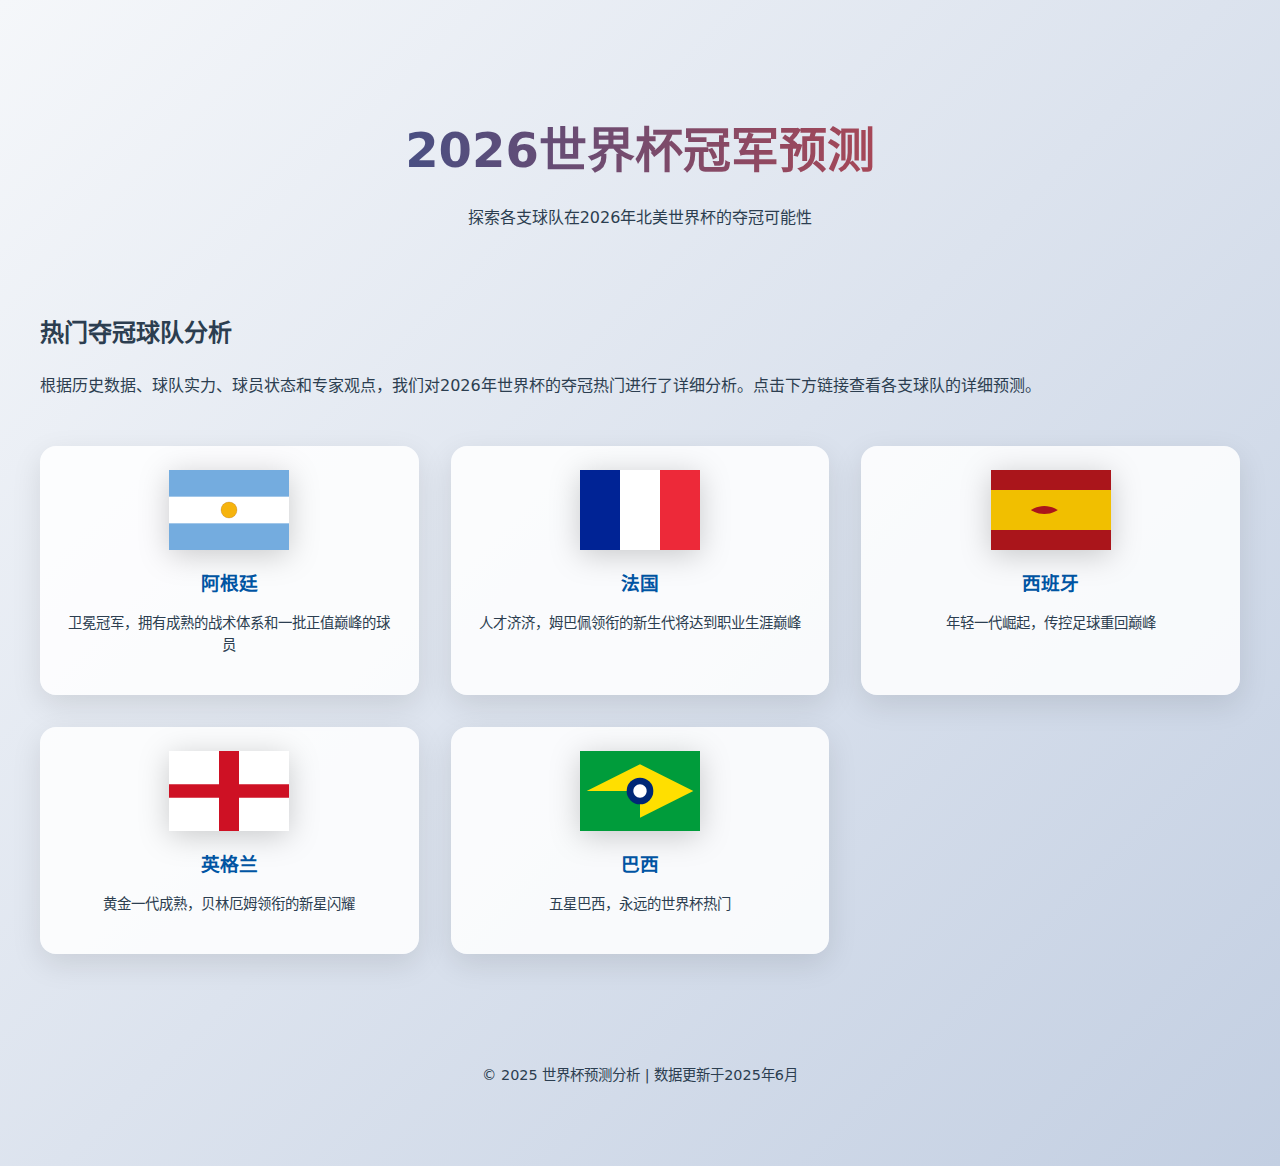
<file: index.html>
<!DOCTYPE html>
<html lang="zh-CN">
<head>
    <meta charset="UTF-8">
    <meta name="viewport" content="width=device-width, initial-scale=1.0">
    <title>2026世界杯冠军预测</title>
    <link rel="stylesheet" href="css/styles.css">
    <style>
        .predictions-grid {
            display: grid;
            grid-template-columns: repeat(auto-fill, minmax(280px, 1fr));
            gap: 2rem;
            margin-top: 3rem;
        }
        
        .prediction-link {
            background: var(--light-bg);
            border-radius: 16px;
            padding: 1.5rem;
            text-align: center;
            box-shadow: 0 10px 30px rgba(0,0,0,0.1);
            transition: transform 0.3s ease, box-shadow 0.3s ease;
            text-decoration: none;
            color: var(--text-color);
        }
        
        .prediction-link:hover {
            transform: translateY(-10px);
            box-shadow: 0 15px 35px rgba(0,0,0,0.15);
        }
        
        .prediction-link img {
            width: 120px;
            height: auto;
            margin: 0 auto 1rem;
            display: block;
            filter: drop-shadow(0 5px 15px rgba(0,0,0,0.2));
        }
        
        .prediction-link h3 {
            margin-bottom: 0.5rem;
            color: var(--primary-color);
        }
        
        .prediction-link p {
            font-size: 0.9rem;
            line-height: 1.5;
        }
    </style>
</head>
<body>
    <div class="container">
        <header>
            <h1>2026世界杯冠军预测</h1>
            <p>探索各支球队在2026年北美世界杯的夺冠可能性</p>
        </header>

        <section>
            <h2>热门夺冠球队分析</h2>
            <p>根据历史数据、球队实力、球员状态和专家观点，我们对2026年世界杯的夺冠热门进行了详细分析。点击下方链接查看各支球队的详细预测。</p>
            
            <div class="predictions-grid">
                <a href="argentina-prediction.html" class="prediction-link">
                    <img src="img/argentina-flag.svg" alt="阿根廷国旗">
                    <h3>阿根廷</h3>
                    <p>卫冕冠军，拥有成熟的战术体系和一批正值巅峰的球员</p>
                </a>
                
                <a href="prediction.html" class="prediction-link">
                    <img src="img/france-flag.svg" alt="法国国旗">
                    <h3>法国</h3>
                    <p>人才济济，姆巴佩领衔的新生代将达到职业生涯巅峰</p>
                </a>
                
                <a href="#" class="prediction-link">
                    <img src="img/spain-flag.svg" alt="西班牙国旗">
                    <h3>西班牙</h3>
                    <p>年轻一代崛起，传控足球重回巅峰</p>
                </a>
                
                <a href="#" class="prediction-link">
                    <img src="img/england-flag.svg" alt="英格兰国旗">
                    <h3>英格兰</h3>
                    <p>黄金一代成熟，贝林厄姆领衔的新星闪耀</p>
                </a>
                
                <a href="#" class="prediction-link">
                    <img src="img/brazil-flag.svg" alt="巴西国旗">
                    <h3>巴西</h3>
                    <p>五星巴西，永远的世界杯热门</p>
                </a>
            </div>
        </section>

        <footer>
            <p>© 2025 世界杯预测分析 | 数据更新于2025年6月</p>
        </footer>
    </div>
</body>
</html>
</file>
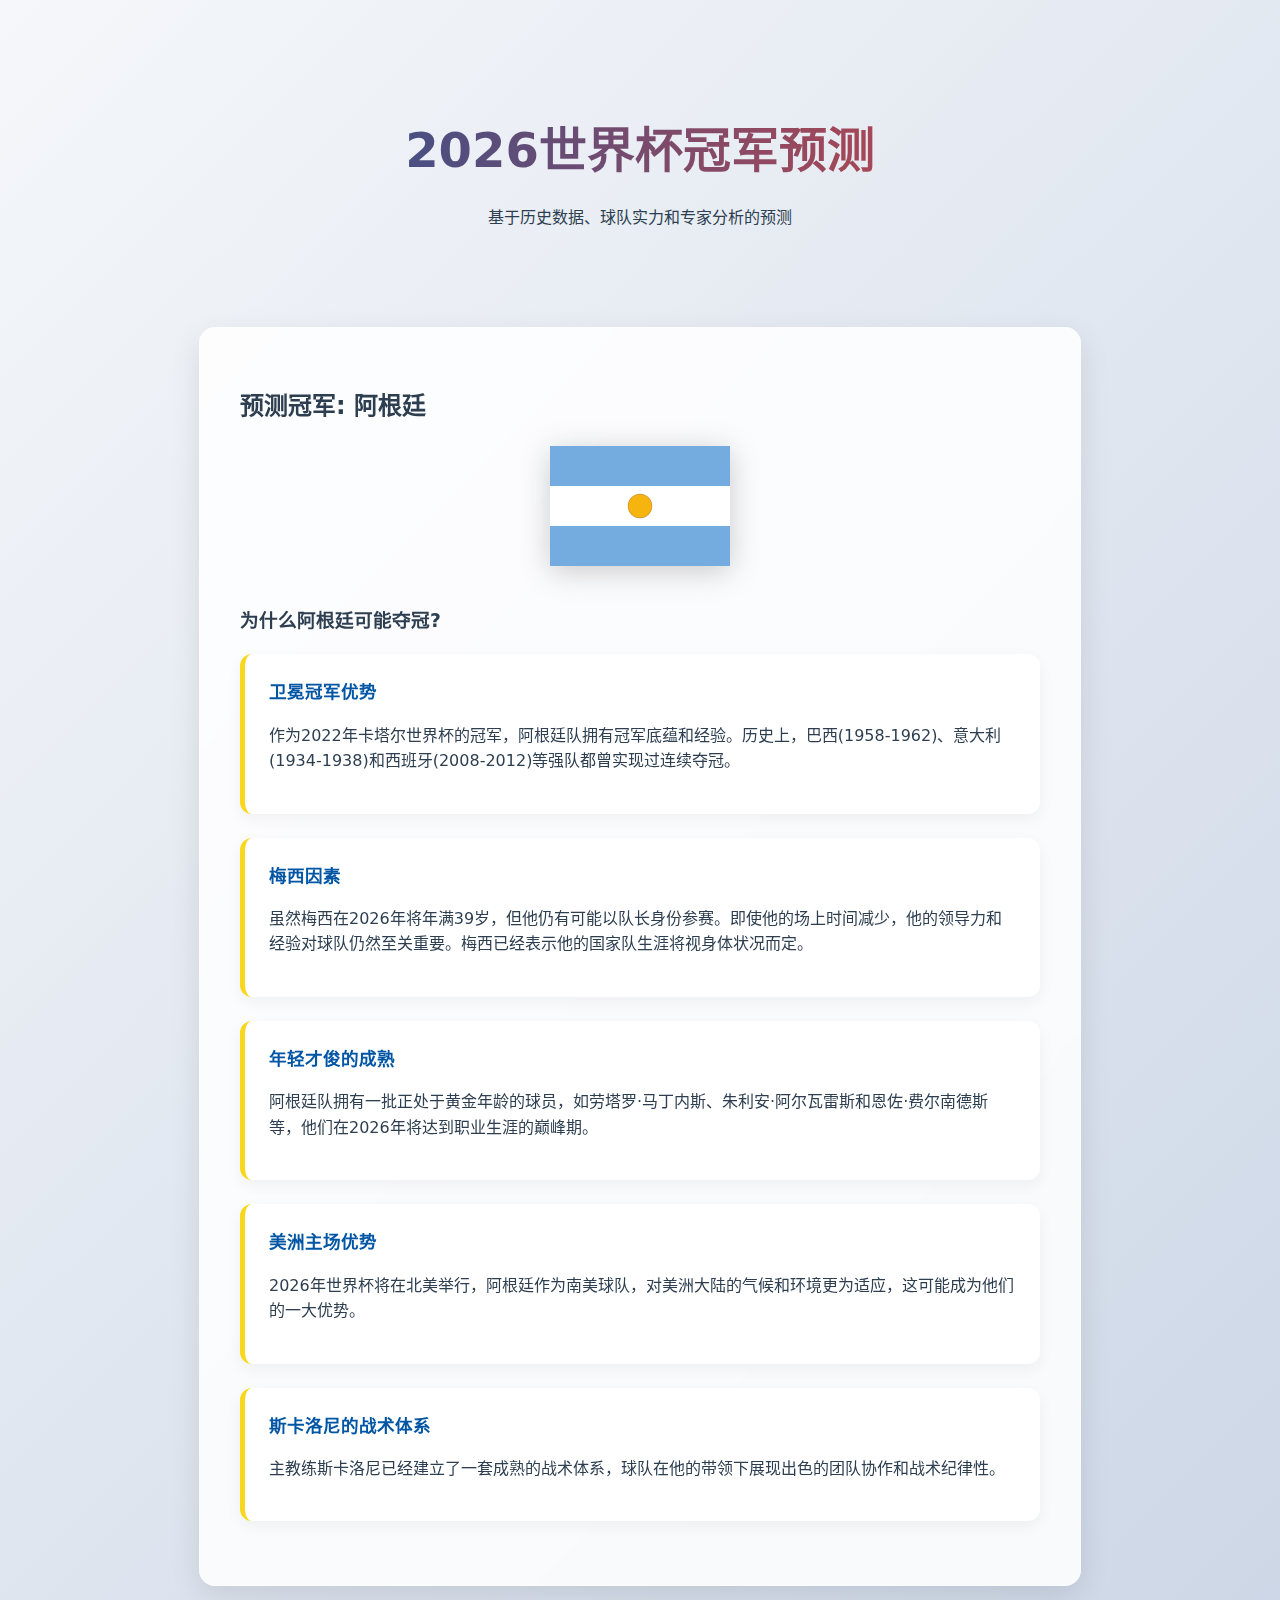
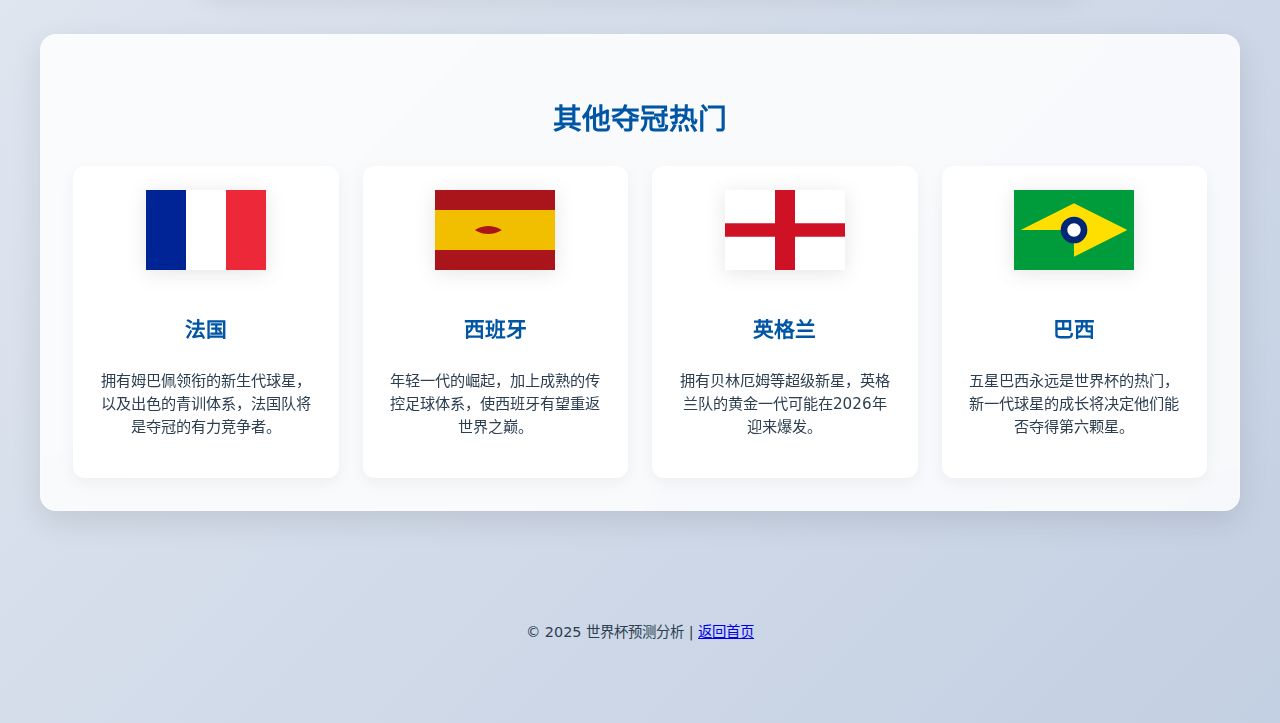
<file: argentina-prediction.html>
<!DOCTYPE html>
<html lang="zh-CN">
<head>
    <meta charset="UTF-8">
    <meta name="viewport" content="width=device-width, initial-scale=1.0">
    <title>2026世界杯冠军预测 - 阿根廷</title>
    <link rel="stylesheet" href="css/styles.css">
    <link rel="stylesheet" href="css/contenders.css">
</head>
<body>
    <div class="container">
        <header>
            <h1>2026世界杯冠军预测</h1>
            <p>基于历史数据、球队实力和专家分析的预测</p>
        </header>

        <div class="prediction-card">
            <h2>预测冠军: 阿根廷</h2>
            <img src="img/argentina-flag.svg" alt="阿根廷国旗" class="team-flag">
            
            <div class="reasons">
                <h3>为什么阿根廷可能夺冠?</h3>
                
                <div class="reason-item">
                    <strong>卫冕冠军优势</strong>
                    <p>作为2022年卡塔尔世界杯的冠军，阿根廷队拥有冠军底蕴和经验。历史上，巴西(1958-1962)、意大利(1934-1938)和西班牙(2008-2012)等强队都曾实现过连续夺冠。</p>
                </div>
                
                <div class="reason-item">
                    <strong>梅西因素</strong>
                    <p>虽然梅西在2026年将年满39岁，但他仍有可能以队长身份参赛。即使他的场上时间减少，他的领导力和经验对球队仍然至关重要。梅西已经表示他的国家队生涯将视身体状况而定。</p>
                </div>
                
                <div class="reason-item">
                    <strong>年轻才俊的成熟</strong>
                    <p>阿根廷队拥有一批正处于黄金年龄的球员，如劳塔罗·马丁内斯、朱利安·阿尔瓦雷斯和恩佐·费尔南德斯等，他们在2026年将达到职业生涯的巅峰期。</p>
                </div>
                
                <div class="reason-item">
                    <strong>美洲主场优势</strong>
                    <p>2026年世界杯将在北美举行，阿根廷作为南美球队，对美洲大陆的气候和环境更为适应，这可能成为他们的一大优势。</p>
                </div>
                
                <div class="reason-item">
                    <strong>斯卡洛尼的战术体系</strong>
                    <p>主教练斯卡洛尼已经建立了一套成熟的战术体系，球队在他的带领下展现出色的团队协作和战术纪律性。</p>
                </div>
            </div>
        </div>

        <div class="other-contenders">
            <h3>其他夺冠热门</h3>
            <div class="contender-grid">
                <div class="contender-item">
                    <img src="img/france-flag.svg" alt="法国国旗" class="contender-flag">
                    <h4>法国</h4>
                    <p>拥有姆巴佩领衔的新生代球星，以及出色的青训体系，法国队将是夺冠的有力竞争者。</p>
                </div>
                
                <div class="contender-item">
                    <img src="img/spain-flag.svg" alt="西班牙国旗" class="contender-flag">
                    <h4>西班牙</h4>
                    <p>年轻一代的崛起，加上成熟的传控足球体系，使西班牙有望重返世界之巅。</p>
                </div>
                
                <div class="contender-item">
                    <img src="img/england-flag.svg" alt="英格兰国旗" class="contender-flag">
                    <h4>英格兰</h4>
                    <p>拥有贝林厄姆等超级新星，英格兰队的黄金一代可能在2026年迎来爆发。</p>
                </div>
                
                <div class="contender-item">
                    <img src="img/brazil-flag.svg" alt="巴西国旗" class="contender-flag">
                    <h4>巴西</h4>
                    <p>五星巴西永远是世界杯的热门，新一代球星的成长将决定他们能否夺得第六颗星。</p>
                </div>
            </div>
        </div>

        <footer>
            <p>© 2025 世界杯预测分析 | <a href="index.html">返回首页</a></p>
        </footer>
    </div>
</body>
</html>
</file>
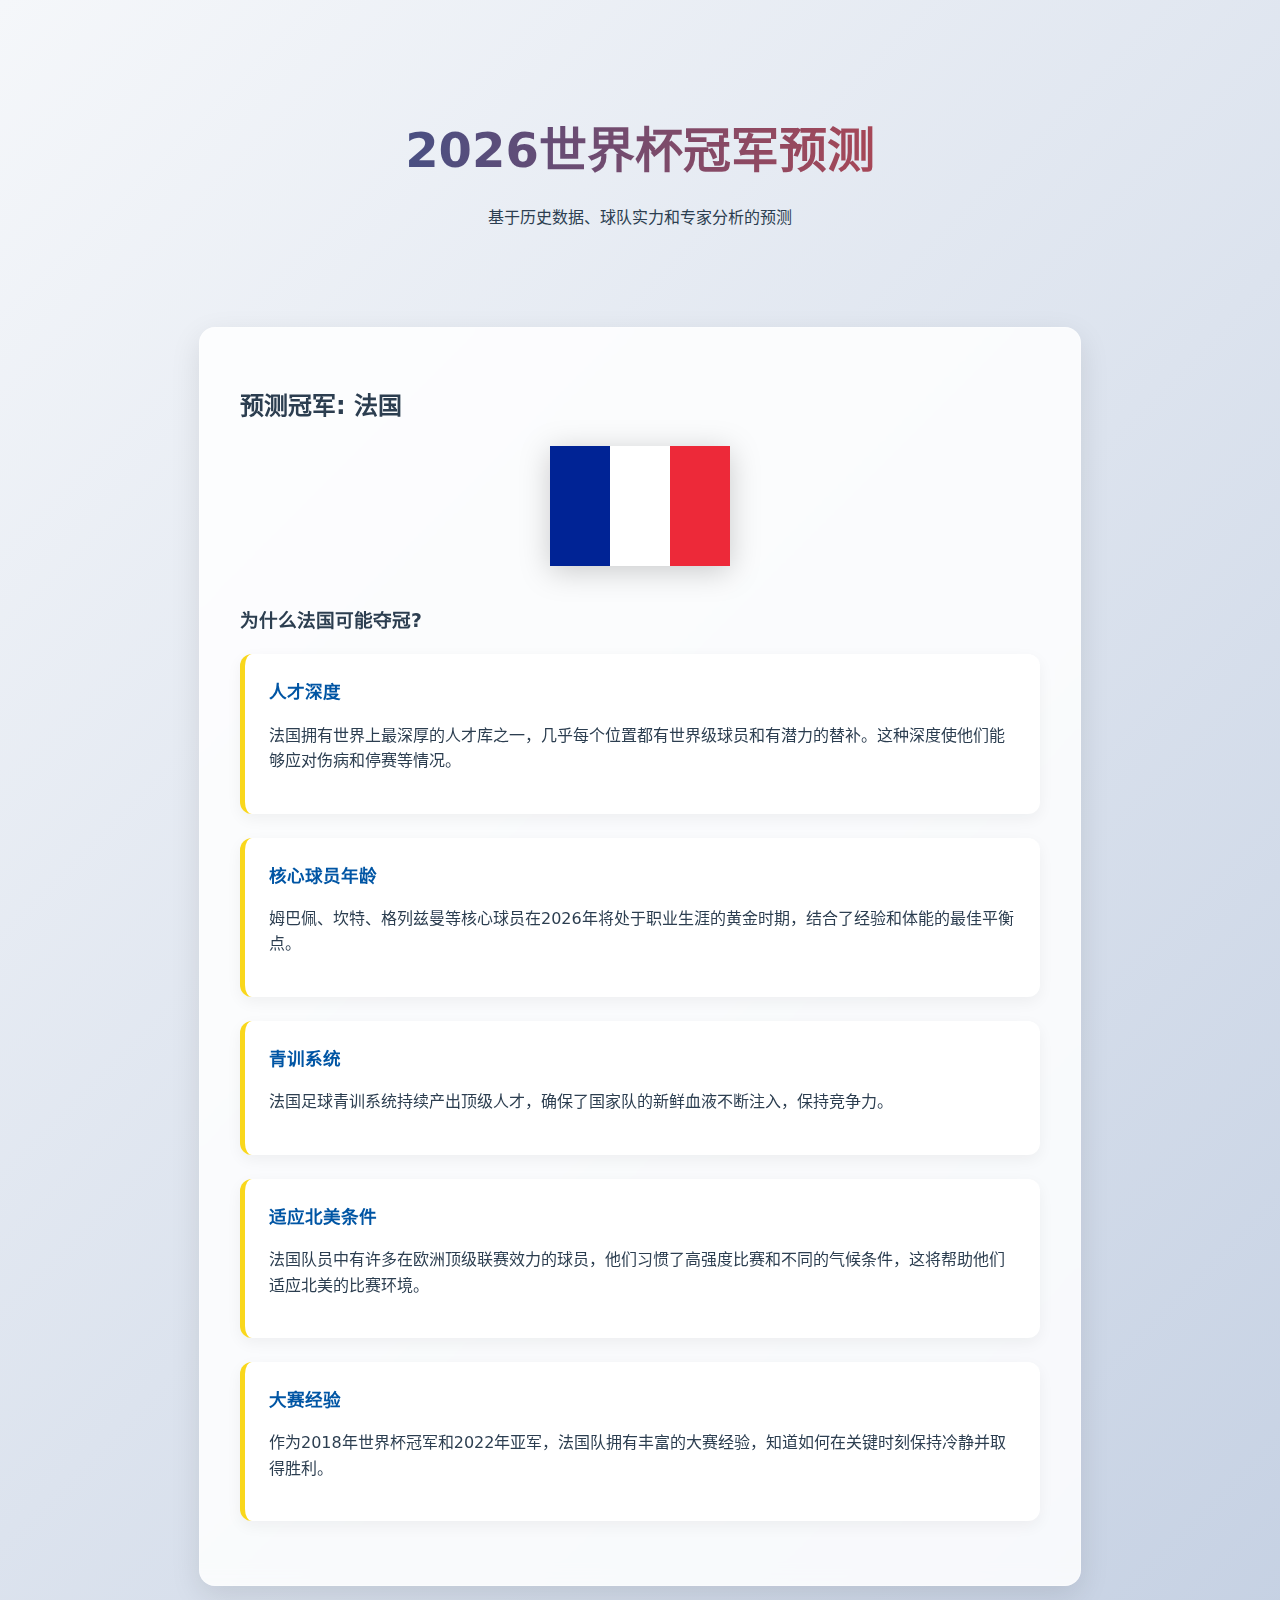
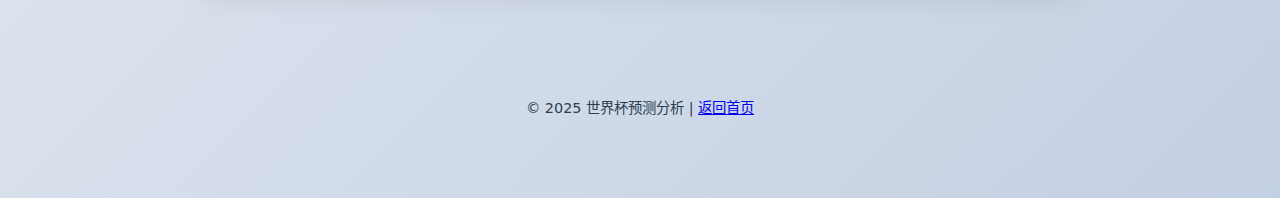
<file: prediction.html>
<!DOCTYPE html>
<html lang="zh-CN">
<head>
    <meta charset="UTF-8">
    <meta name="viewport" content="width=device-width, initial-scale=1.0">
    <title>2026世界杯冠军预测 - 法国</title>
    <link rel="stylesheet" href="css/styles.css">
</head>
<body>
    <div class="container">
        <header>
            <h1>2026世界杯冠军预测</h1>
            <p>基于历史数据、球队实力和专家分析的预测</p>
        </header>

        <div class="prediction-card">
            <h2>预测冠军: 法国</h2>
            <img src="img/france-flag.svg" alt="法国国旗" class="team-flag">
            
            <div class="reasons">
                <h3>为什么法国可能夺冠?</h3>
                
                <div class="reason-item">
                    <strong>人才深度</strong>
                    <p>法国拥有世界上最深厚的人才库之一，几乎每个位置都有世界级球员和有潜力的替补。这种深度使他们能够应对伤病和停赛等情况。</p>
                </div>
                
                <div class="reason-item">
                    <strong>核心球员年龄</strong>
                    <p>姆巴佩、坎特、格列兹曼等核心球员在2026年将处于职业生涯的黄金时期，结合了经验和体能的最佳平衡点。</p>
                </div>
                
                <div class="reason-item">
                    <strong>青训系统</strong>
                    <p>法国足球青训系统持续产出顶级人才，确保了国家队的新鲜血液不断注入，保持竞争力。</p>
                </div>
                
                <div class="reason-item">
                    <strong>适应北美条件</strong>
                    <p>法国队员中有许多在欧洲顶级联赛效力的球员，他们习惯了高强度比赛和不同的气候条件，这将帮助他们适应北美的比赛环境。</p>
                </div>
                
                <div class="reason-item">
                    <strong>大赛经验</strong>
                    <p>作为2018年世界杯冠军和2022年亚军，法国队拥有丰富的大赛经验，知道如何在关键时刻保持冷静并取得胜利。</p>
                </div>
            </div>
        </div>

        <footer>
            <p>© 2025 世界杯预测分析 | <a href="index.html">返回首页</a></p>
        </footer>
    </div>
</body>
</html>
</file>
<file: css/styles.css>
:root {
    --primary-color: #0055a4;
    --secondary-color: #ef4135;
    --accent-color: #f9d71c;
    --text-color: #2c3e50;
    --light-bg: rgba(255,255,255,0.85);
}

body {
    font-family: 'Segoe UI', system-ui, sans-serif;
    background: linear-gradient(135deg, #f5f7fa 0%, #c3cfe2 100%);
    color: var(--text-color);
    margin: 0;
    padding: 0;
    min-height: 100vh;
    line-height: 1.6;
}

.container {
    max-width: 1200px;
    margin: 0 auto;
    padding: 2rem;
}

header {
    text-align: center;
    padding: 3rem 0;
    animation: fadeIn 1s ease-out;
}

h1 {
    font-size: 3rem;
    margin-bottom: 1rem;
    background: linear-gradient(to right, var(--primary-color), var(--secondary-color));
    -webkit-background-clip: text;
    background-clip: text;
    color: transparent;
    font-weight: 800;
}

.prediction-card {
    background: var(--light-bg);
    border-radius: 16px;
    padding: 2.5rem;
    margin: 2rem auto;
    box-shadow: 0 10px 30px rgba(0,0,0,0.1);
    backdrop-filter: blur(10px);
    border: 1px solid rgba(255,255,255,0.3);
    transition: transform 0.3s ease, box-shadow 0.3s ease;
    max-width: 800px;
}

.prediction-card:hover {
    transform: translateY(-5px);
    box-shadow: 0 15px 35px rgba(0,0,0,0.15);
}

.team-flag {
    width: 180px;
    height: auto;
    margin: 0 auto;
    display: block;
    filter: drop-shadow(0 5px 15px rgba(0,0,0,0.2));
    transition: transform 0.3s ease;
}

.team-flag:hover {
    transform: scale(1.05);
}

.reasons {
    margin-top: 2.5rem;
}

.reason-item {
    background: white;
    padding: 1.5rem;
    margin-bottom: 1.5rem;
    border-radius: 12px;
    border-left: 5px solid var(--accent-color);
    transition: all 0.3s ease;
    box-shadow: 0 5px 15px rgba(0,0,0,0.05);
}

.reason-item:hover {
    transform: translateX(10px);
    box-shadow: 0 8px 25px rgba(0,0,0,0.1);
}

.reason-item strong {
    color: var(--primary-color);
    font-size: 1.1rem;
}

footer {
    text-align: center;
    margin-top: 4rem;
    padding: 2rem;
    font-size: 0.9rem;
    color: var(--text-color);
}
</file>
<file: css/contenders.css>
/* 热门球队样式 */
.other-contenders {
    margin-top: 3rem;
    background: var(--light-bg);
    border-radius: 16px;
    padding: 2rem;
    box-shadow: 0 10px 30px rgba(0,0,0,0.1);
    backdrop-filter: blur(10px);
    border: 1px solid rgba(255,255,255,0.3);
}

.other-contenders h3 {
    text-align: center;
    margin-bottom: 1.5rem;
    color: var(--primary-color);
    font-size: 1.8rem;
}

.contender-grid {
    display: grid;
    grid-template-columns: repeat(auto-fill, minmax(250px, 1fr));
    gap: 1.5rem;
}

.contender-item {
    background: white;
    padding: 1.5rem;
    border-radius: 12px;
    transition: all 0.3s ease;
    box-shadow: 0 5px 15px rgba(0,0,0,0.05);
    display: flex;
    flex-direction: column;
    align-items: center;
}

.contender-item:hover {
    transform: translateY(-5px);
    box-shadow: 0 8px 25px rgba(0,0,0,0.1);
}

.contender-item h4 {
    color: var(--primary-color);
    margin-bottom: 0.5rem;
    font-size: 1.3rem;
}

.contender-item p {
    text-align: center;
    font-size: 0.95rem;
    line-height: 1.5;
}

.contender-flag {
    width: 120px;
    height: auto;
    margin-bottom: 1rem;
    filter: drop-shadow(0 3px 10px rgba(0,0,0,0.1));
    transition: transform 0.3s ease;
}

.contender-flag:hover {
    transform: scale(1.05);
}

/* 响应式设计 */
@media (max-width: 768px) {
    .contender-grid {
        grid-template-columns: 1fr;
    }
}
</file>
